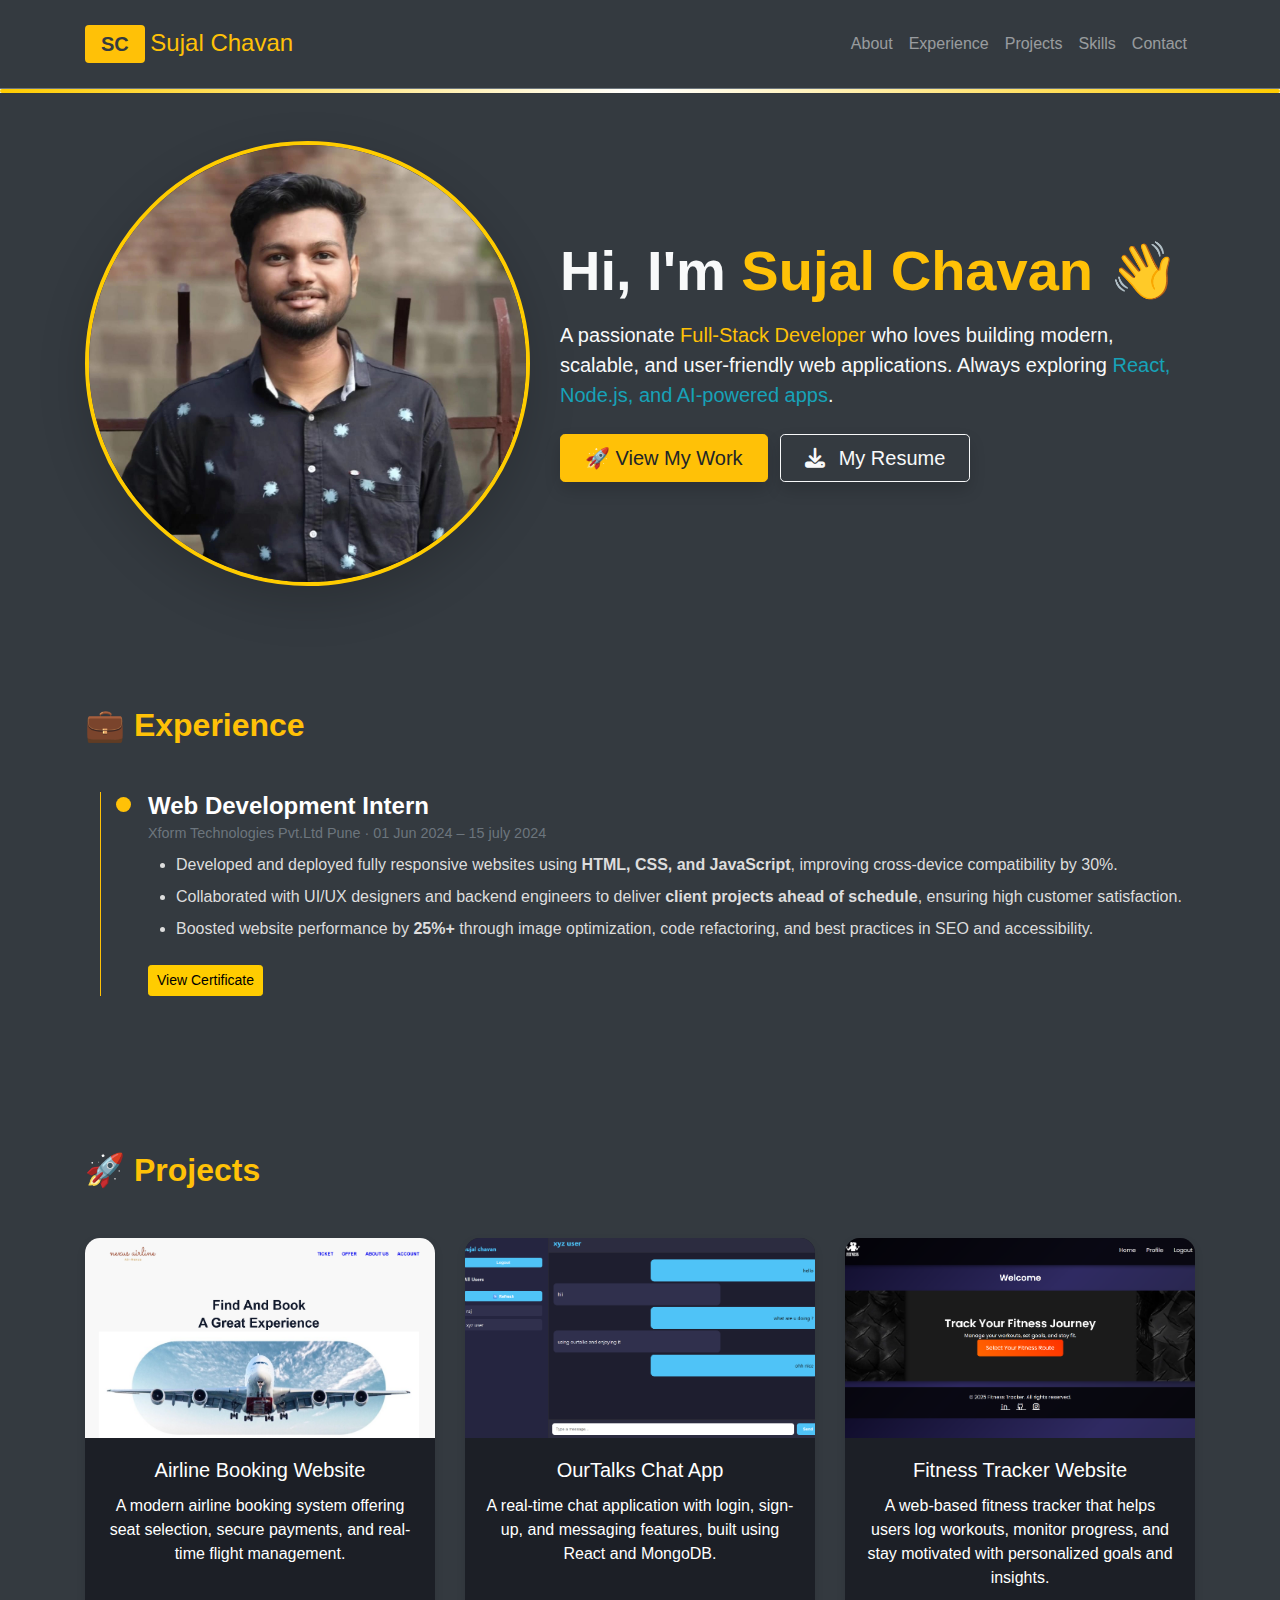
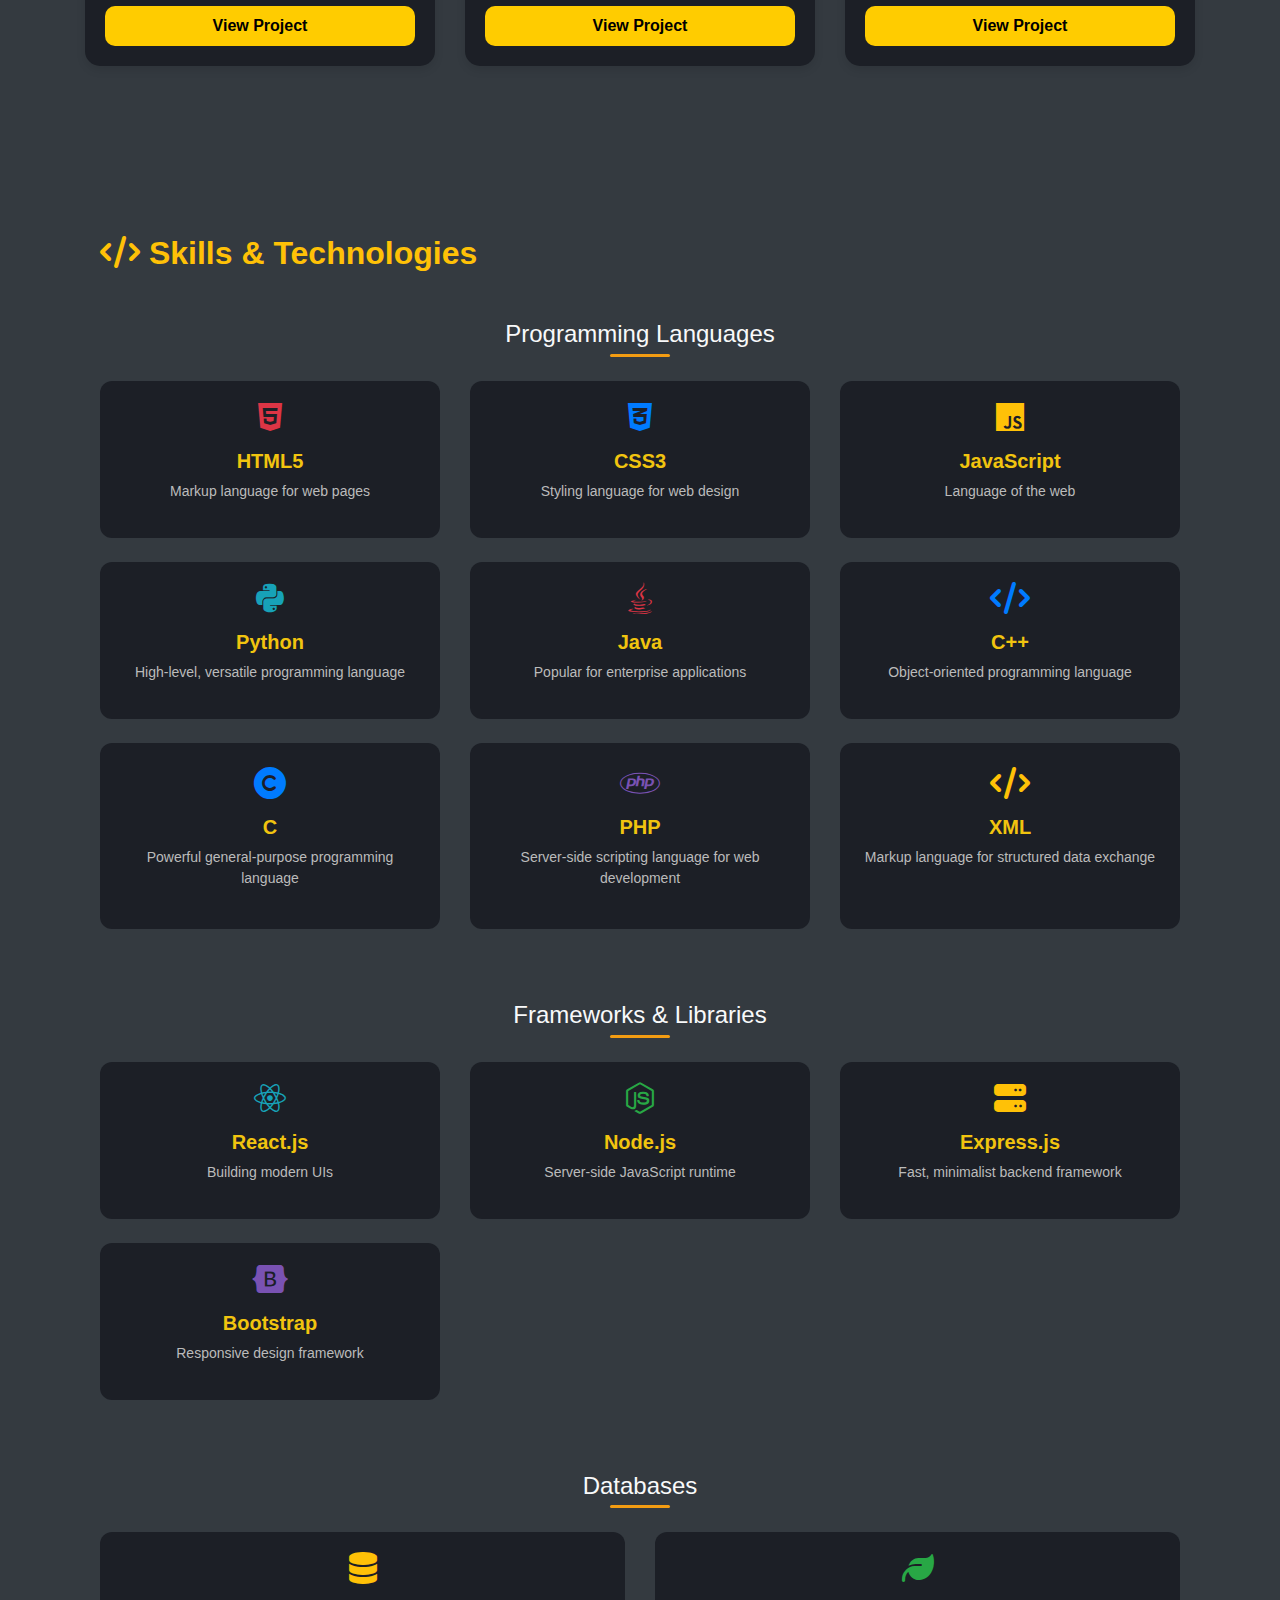
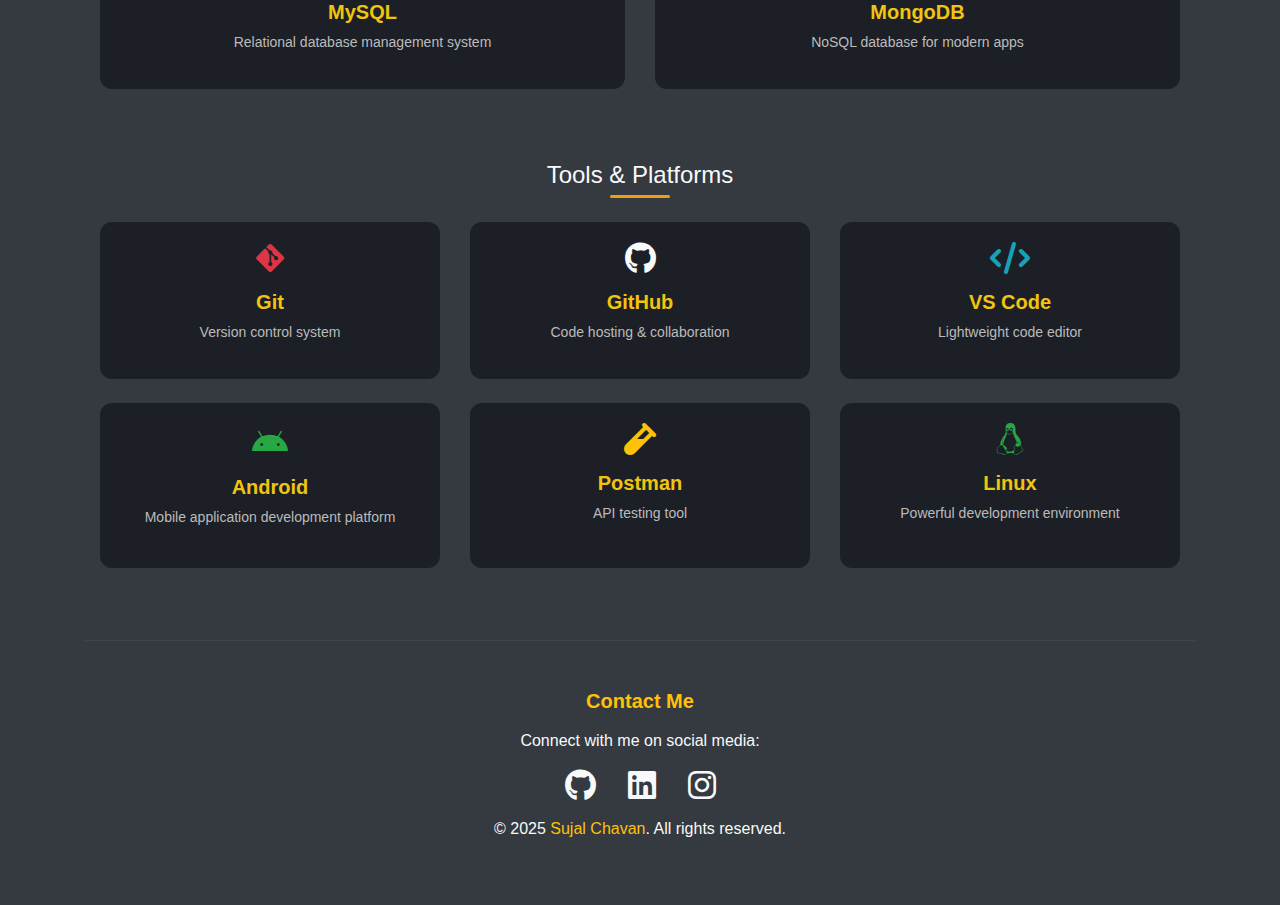
<file: index.html>
<html>

<head>
  <meta charset="UTF-8">
  <meta name="viewport" content="width=device-width, initial-scale=1.0">

  <link rel="stylesheet" href="style.css">

  <!-- Bootstrap 4.4.1 CSS -->
  <link rel="stylesheet" href="https://stackpath.bootstrapcdn.com/bootstrap/4.4.1/css/bootstrap.min.css"
    integrity="sha384-Vkoo8x4CGsO3+Hhxv8T/Q5PaXtkKtu6ug5TOeNV6gBiFeWPGFN9MuhOf23Q9Ifjh" crossorigin="anonymous">

  <!-- Bootstrap JS + dependencies -->
  <script src="https://code.jquery.com/jquery-3.5.1.slim.min.js"
    integrity="sha384-DfXdz2htPH0lsSSs5nCTpuj/zy4C+OGpamoFVy38MVBnE+IbbVYUew+OrCXaRkfj"
    crossorigin="anonymous"></script>
  <script src="https://cdn.jsdelivr.net/npm/popper.js@1.16.0/dist/umd/popper.min.js"
    integrity="sha384-Q6E9RHvbIyZFJoft+2mJbHaEWldlvI9IOYy5n3zV9zzTtmI3UksdQRVvoxMfooAo"
    crossorigin="anonymous"></script>
  <script src="https://stackpath.bootstrapcdn.com/bootstrap/4.4.1/js/bootstrap.min.js"
    integrity="sha384-wfSDF2E50Y2D1uUdj0O3uMBJnjuUD4Ih7YwaYd1iqfktj0Uod8GCExl3Og8ifwB6"
    crossorigin="anonymous"></script>

  <!-- Font Awesome -->
  <link rel="stylesheet" href="https://cdnjs.cloudflare.com/ajax/libs/font-awesome/6.5.0/css/all.min.css">

</head>

<body>
  <main>
    <!-- Navbar -->
    <nav class="navbar navbar-expand-lg navbar-dark bg-dark py-4 border-bottom border-secondary">
      <div class="container">
        <a class="navbar-brand font-weight-bold text-warning" href="#">
          <span class="bg-warning text-dark px-3 py-2 rounded">SC</span>
          <span class="h4">Sujal Chavan</span>
        </a>
        <button class="navbar-toggler" type="button" data-toggle="collapse" data-target="#navbarNav">
          <span class="navbar-toggler-icon"></span>
        </button>
        <div class="collapse navbar-collapse justify-content-end" id="navbarNav">
          <ul class="navbar-nav">
            <li class="nav-item"><a class="nav-link" href="about.html">About</a></li>
            <li class="nav-item"><a class="nav-link" href="#Experience">Experience</a></li>
            <li class="nav-item"><a class="nav-link" href="#projects">Projects</a></li>
            <li class="nav-item"><a class="nav-link" href="#skills">Skills</a></li>
            <li class="nav-item"><a class="nav-link" href="#Contact me">Contact</a></li>
          </ul>
        </div>
      </div>
    </nav>
    <!-- Stylish Divider -->
    <div class="section-divider"></div>

    <!-- Hero / Intro Section -->
    <section class="intro-section bg-dark text-light py-5">
      <div class="container">
        <div class="row align-items-center text-center text-lg-left">

          <!-- Profile Image -->
          <div class="col-lg-5 mb-4 mb-lg-0 d-flex justify-content-center">
            <img src="images/profile.jpg" alt="Profile" class="img-fluid rounded-circle shadow-lg profile-img">
          </div>

          <!-- Intro Text -->
          <div class="col-lg-7">
            <h1 class="display-4 font-weight-bold mb-3">
              Hi, I'm <span class="text-warning">Sujal Chavan</span> 👋
            </h1>
            <p class="lead mb-4">
              A passionate <span class="text-warning">Full-Stack Developer</span> who loves building
              modern, scalable, and user-friendly web applications.
              Always exploring <span class="text-info">React, Node.js, and AI-powered apps</span>.
            </p>
            <a href="#projects" class="btn btn-warning btn-lg shadow px-4 py-2 mr-2 mb-2">
              🚀 View My Work
            </a>
            <a href="images/My_Resume.pdf" download="Sujal_Chavan_Resume.pdf"
              class="btn btn-outline-light btn-lg shadow px-4 py-2 mb-2">
              <i class="fas fa-download mr-2"></i> My Resume
            </a>
          </div>
        </div>

        <br><br><br>

        <div id="Experience" class="my-5">
          <!-- Heading -->
          <h2 class="font-weight-bold text-warning mb-4">
            💼 Experience
          </h2>
        </div>
        <div class="timeline">

          <!-- Internship 1 -->
          <div class="timeline-item">
            <div class="timeline-content">
              <h4 class="mb-1">Web Development Intern</h4>
              <h6 class="text-muted">Xform Technologies Pvt.Ltd Pune · 01 Jun 2024 – 15 july 2024</h6>
              <ul>
                <li>Developed and deployed fully responsive websites using <b>HTML, CSS, and JavaScript</b>, improving
                  cross-device compatibility by 30%.</li>
                <li>Collaborated with UI/UX designers and backend engineers to deliver <b>client projects ahead of
                    schedule</b>, ensuring high customer satisfaction.</li>
                <li>Boosted website performance by <b>25%+</b> through image optimization, code refactoring, and best
                  practices in SEO and accessibility.</li>
              </ul>
              <h6><a href="images/intern-certificate.pdf" target="_blank" class="btn btn-sm btn-primary mt-2">View
                  Certificate</a>
              </h6>
            </div>
          </div>
        </div>

        <br><br><br>

        <!-- 🔹 Project Cards Group (with heading) -->
        <div id="projects" class="my-5">
          <!-- Heading -->
          <div id="projects" class="my-5">
            <h2 class="font-weight-bold text-warning mb-4">
              🚀 Projects
            </h2>
          </div>


          <div class="row row-cols-1 row-cols-md-3 g-4">

            <!-- Card 1 -->
            <div class="col">
              <div class="project-card h-40">
                <img src="images/nexusairlines.png" class="card-img-top-project-img" alt="Nexus Airline">

                <div class="card-body d-flex flex-column">
                  <h5 class="card-title">Airline Booking Website</h5>
                  <p class="card-text flex-grow-1">
                    A modern airline booking system offering seat selection, secure payments,
                    and real-time flight management.
                  </p>
                  <br>
                  <a href="https://chavansujal.github.io/Airline-management-system/" class="btn-primary"><b>View
                      Project</b></a>
                </div>
              </div>
            </div>
            <br><br>
            <!-- Card 2 -->
            <div class="col">
              <div class="project-card h-40">
                <img src="images/ourtalks.png" class="card-img-top-project-img" alt="OurTalks Chat App">

                <div class="card-body d-flex flex-column">
                  <h5 class="card-title">OurTalks Chat App</h5>
                  <p class="card-text flex-grow-1">
                    A real-time chat application with login, sign-up, and messaging features,
                    built using React and MongoDB.
                  </p>
                  <br>
                  <a href="https://ourtalks.vercel.app/" class="btn-primary"><b>View Project</b></a>
                </div>
              </div>
            </div>
            <br><br>
            <!-- Card 3 -->
            <div class="col">
              <div class="project-card h-40">
                <img src="images/fitnesstracker.png" class="card-img-top-project-img" alt="Fitness Tracker">

                <div class="card-body d-flex flex-column">
                  <h5 class="card-title">Fitness Tracker Website</h5>
                  <p class="card-text flex-grow-1">
                    A web-based fitness tracker that helps users log workouts, monitor progress,
                    and stay motivated with personalized goals and insights.
                  </p>

                  <a href="https://github.com/Chavansujal/fitness-tracker.git" class="btn-primary"><b>View Project</b></a>
                </div>
              </div>
            </div>

          </div>
        </div>
        <!-- 🔹 End Cards Group -->
        <br><br><br>
        <section id="skills" class="my-5">
          <div class="container">

            <!-- Section Heading -->
            <h2 class="font-weight-bold text-warning mb-5">
              <i class="fas fa-code"></i> Skills & Technologies
            </h2>

            <!-- 🔹 Programming Languages -->
            <h4 class="text-center text-light mb-4">
              Programming Languages
              <div class="underline mx-auto"></div>
            </h4>
            <div class="row">
              <div class="col-md-4 mb-4">
                <div class="skill-card"><i class="fab fa-html5 fa-2x text-danger"></i>
                  <h5 class="mt-3">HTML5</h5>
                  <p>Markup language for web pages</p>
                </div>
              </div>
              <div class="col-md-4 mb-4">
                <div class="skill-card"><i class="fab fa-css3-alt fa-2x text-primary"></i>
                  <h5 class="mt-3">CSS3</h5>
                  <p>Styling language for web design</p>
                </div>
              </div>
              <div class="col-md-4 mb-4">
                <div class="skill-card"><i class="fab fa-js fa-2x text-warning"></i>
                  <h5 class="mt-3">JavaScript</h5>
                  <p>Language of the web</p>
                </div>
              </div>
              <div class="col-md-4 mb-4">
                <div class="skill-card"><i class="fab fa-python fa-2x text-info"></i>
                  <h5 class="mt-3">Python</h5>
                  <p>High-level, versatile programming language</p>
                </div>
              </div>
              <div class="col-md-4 mb-4">
                <div class="skill-card"><i class="fab fa-java fa-2x text-danger"></i>
                  <h5 class="mt-3">Java</h5>
                  <p>Popular for enterprise applications</p>
                </div>
              </div>
              <div class="col-md-4 mb-4">
                <div class="skill-card"><i class="fas fa-code fa-2x text-primary"></i>
                  <h5 class="mt-3">C++</h5>
                  <p>Object-oriented programming language</p>
                </div>
              </div>

              <!-- C -->
              <div class="col-md-4 mb-4">
                <div class="skill-card p-4 text-center">
                  <i class="fas fa-copyright fa-2x text-primary"></i>
                  <h5 class="mt-3">C</h5>
                  <p>Powerful general-purpose programming language</p>
                </div>
              </div>

              <!-- PHP -->
              <div class="col-md-4 mb-4">
                <div class="skill-card p-4 text-center">
                  <i class="fab fa-php fa-2x text-purple"></i>
                  <h5 class="mt-3">PHP</h5>
                  <p>Server-side scripting language for web development</p>
                </div>
              </div>

              <!-- XML -->
              <div class="col-md-4 mb-4">
                <div class="skill-card p-4 text-center">
                  <i class="fas fa-code fa-2x text-warning"></i>
                  <h5 class="mt-3">XML</h5>
                  <p>Markup language for structured data exchange</p>
                </div>
              </div>
            </div>

            <!-- 🔹 Frameworks & Libraries -->
            <h4 class="text-center text-light mt-5 mb-4">
              Frameworks & Libraries
              <div class="underline mx-auto"></div>
            </h4>
            <div class="row">
              <div class="col-md-4 mb-4">
                <div class="skill-card"><i class="fab fa-react fa-2x text-info"></i>
                  <h5 class="mt-3">React.js</h5>
                  <p>Building modern UIs</p>
                </div>
              </div>
              <div class="col-md-4 mb-4">
                <div class="skill-card"><i class="fab fa-node-js fa-2x text-success"></i>
                  <h5 class="mt-3">Node.js</h5>
                  <p>Server-side JavaScript runtime</p>
                </div>
              </div>
              <div class="col-md-4 mb-4">
                <div class="skill-card"><i class="fas fa-server fa-2x text-warning"></i>
                  <h5 class="mt-3">Express.js</h5>
                  <p>Fast, minimalist backend framework</p>
                </div>
              </div>
              <div class="col-md-4 mb-4">
                <div class="skill-card"><i class="fab fa-bootstrap fa-2x text-purple"></i>
                  <h5 class="mt-3">Bootstrap</h5>
                  <p>Responsive design framework</p>
                </div>
              </div>
            </div>

            <!-- 🔹 Databases -->
            <h4 class="text-center text-light mt-5 mb-4">
              Databases
              <div class="underline mx-auto"></div>
            </h4>
            <div class="row">
              <div class="col-md-6 mb-4">
                <div class="skill-card"><i class="fas fa-database fa-2x text-warning"></i>
                  <h5 class="mt-3">MySQL</h5>
                  <p>Relational database management system</p>
                </div>
              </div>
              <div class="col-md-6 mb-4">
                <div class="skill-card"><i class="fas fa-leaf fa-2x text-success"></i>
                  <h5 class="mt-3">MongoDB</h5>
                  <p>NoSQL database for modern apps</p>
                </div>
              </div>
            </div>

            <!-- 🔹 Tools & Platforms -->
            <h4 class="text-center text-light mt-5 mb-4">
              Tools & Platforms
              <div class="underline mx-auto"></div>
            </h4>
            <div class="row">
              <div class="col-md-4 mb-4">
                <div class="skill-card"><i class="fab fa-git-alt fa-2x text-danger"></i>
                  <h5 class="mt-3">Git</h5>
                  <p>Version control system</p>
                </div>
              </div>
              <div class="col-md-4 mb-4">
                <div class="skill-card"><i class="fab fa-github fa-2x text-light"></i>
                  <h5 class="mt-3">GitHub</h5>
                  <p>Code hosting & collaboration</p>
                </div>
              </div>
              <div class="col-md-4 mb-4">
                <div class="skill-card"><i class="fas fa-code fa-2x text-info"></i>
                  <h5 class="mt-3">VS Code</h5>
                  <p>Lightweight code editor</p>
                </div>
              </div>
              <!-- Android -->
              <div class="col-md-4 mb-4">
                <div class="skill-card p-4 text-center">
                  <i class="fab fa-android fa-2x text-success"></i>
                  <h5 class="mt-3">Android</h5>
                  <p>Mobile application development platform</p>
                </div>
              </div>
              <div class="col-md-4 mb-4">
                <div class="skill-card"><i class="fas fa-vial fa-2x text-warning"></i>
                  <h5 class="mt-3">Postman</h5>
                  <p>API testing tool</p>
                </div>
              </div>
              <div class="col-md-4 mb-4">
                <div class="skill-card"><i class="fab fa-linux fa-2x text-success"></i>
                  <h5 class="mt-3">Linux</h5>
                  <p>Powerful development environment</p>
                </div>
              </div>
            </div>

          </div>
        </section>
        <div id="Contact me"></div>
        <!-- Footer -->
        <footer class="bg-dark text-light pt-5 pb-3">
          <div class="container text-center">
            <h5 class="text-warning mb-3">Contact Me</h5>
            <p>Connect with me on social media:</p>
            <div class="d-flex justify-content-center mb-3">
              <!-- GitHub -->
              <a href="https://github.com/Chavansujal" target="_blank" class="text-light mx-3 social-icon">
                <i class="fab fa-github fa-2x"></i>
              </a>
              <!-- LinkedIn -->
              <a href="https://www.linkedin.com/in/sujal-chavan-672b982b4" target="_blank"
                class="text-light mx-3 social-icon">
                <i class="fab fa-linkedin fa-2x"></i>
              </a>
              <!-- Instagram -->
              <a href="https://www.instagram.com/sujalll_13?igsh=eWFobzJxZGNybG96" target="_blank"
                class="text-light mx-3 social-icon">
                <i class="fab fa-instagram fa-2x"></i>
              </a>
            </div>
            <p class="mb-0">&copy; 2025 <span class="text-warning">Sujal Chavan</span>. All rights reserved.</p>
          </div>
        </footer>

    </section>
  </main>
</body>


</html>
</file>
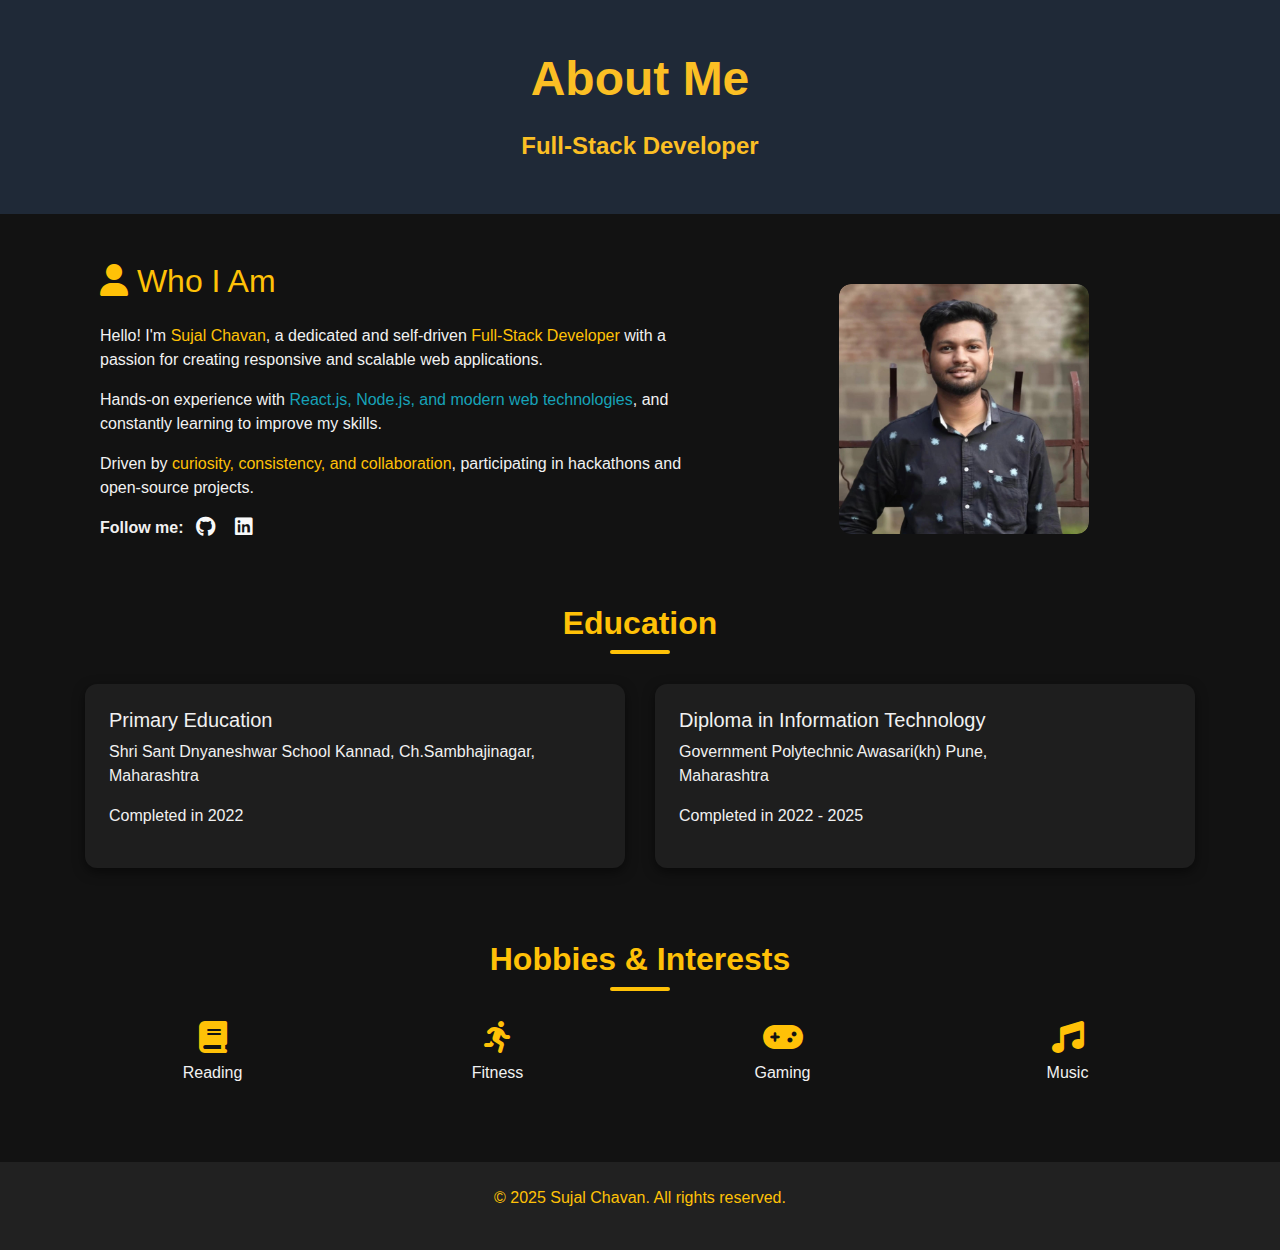
<file: about.html>
<!DOCTYPE html>
<html lang="en">

<head>
    <meta charset="UTF-8">
    <meta name="viewport" content="width=device-width, initial-scale=1.0">
    <title>About Me - Sujal Chavan</title>

    <!-- Bootstrap CSS -->
    <link rel="stylesheet" href="https://stackpath.bootstrapcdn.com/bootstrap/4.4.1/css/bootstrap.min.css">

    <!-- Font Awesome -->
    <link rel="stylesheet" href="https://cdnjs.cloudflare.com/ajax/libs/font-awesome/6.5.0/css/all.min.css">

    <style>
        body {
            font-family: 'Segoe UI', Tahoma, Geneva, Verdana, sans-serif;
            background-color: #121212;
            color: #f1f1f1;
            margin: 0;
            padding: 0;
        }

        a {
            text-decoration: none;
            color: inherit;
        }

        a:hover {
            color: #ffc107;
        }

        /* Header */
        .about-header {
            background-color: #1f2937;
            color: #fbbf24;
            padding: 50px 20px;
            text-align: center;
        }

        .about-header h1 {
            font-size: 3rem;
            margin-bottom: 20px;
            font-weight: 700;
        }

        .title-wrapper {
            font-size: 1.5rem;
            display: flex;
            justify-content: center;
            align-items: center;
            gap: 10px;
            flex-wrap: wrap;
        }

        .text-gray {
            color: #d1d5db;
            font-weight: 600;
        }

        .text-amber {
            color: #fbbf24;
            font-weight: bold;
            min-width: 200px;
            transition: opacity 0.5s ease-in-out;
        }

        /* Section Titles */
        .section-title {
            font-size: 2rem;
            font-weight: 600;
            margin-bottom: 30px;
            color: #ffc107;
            position: relative;
        }

        .section-title::after {
            content: '';
            width: 60px;
            height: 4px;
            background-color: #ffc107;
            display: block;
            margin: 8px auto 0;
            border-radius: 2px;
        }

        /* Cards */
        .card {
            background-color: #1e1e1e;
            border: none;
            border-radius: 12px;
            box-shadow: 0 4px 12px rgba(0, 0, 0, 0.5);
            transition: transform 0.3s;
            color: #f1f1f1;
        }

        .card:hover {
            transform: translateY(-5px);
        }

        /* Profile Image */
        .profile-image-wrapper {
            max-width: 250px;
            overflow: hidden;
            border-radius: 12px;
            display: inline-block;
            transition: transform 0.3s ease;
            /* Smooth animation */
        }


        .profile-image-wrapper img {
            width: 100%;
            height: auto;
            border-radius: 12px;
        }

        .profile-image-wrapper:hover {
            transform: scale(1.1);
            /* Zoom in */
        }

        /* Hobbies */
        .hobby-icon {
            font-size: 2rem;
            color: #ffc107;
            margin-bottom: 10px;
        }

        /* Mobile Friendly Adjustments */
        @media (max-width: 768px) {
            .intro-section {
                text-align: center;
                padding: 50px 20px;
            }

            .profile-img {
                max-width: 180px;
            }

            .intro-section h1 {
                font-size: 2rem;
            }

            .intro-section p {
                font-size: 1rem;
            }

            .btn-lg {
                font-size: 1rem;
                padding: 10px 20px;
            }
        }

        /* Footer */
        footer {
            background-color: #212121;
            color: #ffc107;
        }
    </style>
</head>

<body>

    <!-- Header -->
    <section class="about-header">
        <h1>About Me</h1>
        <div class="title-wrapper">

            <span class="text-amber" id="rotating-title">Full-Stack Developer</span>
        </div>
    </section>

    <!-- Introduction -->
    <section class="container my-5 d-flex flex-column flex-lg-row align-items-center">
        <div class="col-lg-7 text-left mb-4 mb-lg-0">
            <h2 class="text-warning mb-4"><i class="fas fa-user"></i> Who I Am</h2>
            <p>Hello! I'm <span class="text-warning">Sujal Chavan</span>, a dedicated and self-driven <span
                    class="text-warning">Full-Stack Developer</span> with a passion for creating responsive and scalable
                web
                applications.</p>
            <p>Hands-on experience with <span class="text-info">React.js, Node.js, and modern web technologies</span>,
                and
                constantly learning to improve my skills.</p>
            <p>Driven by <span class="text-warning">curiosity, consistency, and collaboration</span>, participating in
                hackathons and open-source projects.</p>

            <p class="mt-3">
            <strong>Follow me:</strong>
            <a href="https://github.com/Chavansujal" target="_blank" class="text-light mx-2 social-icon">
                <i class="fab fa-github fa-lg"></i>
            </a>
            <a href="https://www.linkedin.com/in/sujal-chavan-672b982b4" target="_blank" class="text-light mx-2 social-icon">
                <i class="fab fa-linkedin fa-lg"></i>
            </a>
        </p>
        </div>

        <div class="col-lg-5 d-flex justify-content-center">
            <div class="profile-image-wrapper">
                <img src="images/profile.jpg" alt="Sujal Chavan">
            </div>
        </div>
    </section>

    <!-- Education -->
    <section class="container my-5">
        <h2 class="section-title text-center">Education</h2>
        <div class="row">
            <div class="col-md-6 mb-4">
                <div class="card p-4">
                    <h5>Primary Education</h5>
                    <p>Shri Sant Dnyaneshwar School Kannad, Ch.Sambhajinagar, Maharashtra</p>
                    <p>Completed in 2022</p>
                </div>
            </div>
            <div class="col-md-6 mb-4">
                <div class="card p-4">
                    <h5>Diploma in Information Technology</h5>
                    <p>Government Polytechnic Awasari(kh) Pune,<br>Maharashtra</p>
                    <p>Completed in 2022 - 2025</p>
                </div>
            </div>
        </div>
    </section>

    <!-- Hobbies & Interests -->
    <section class="container my-5">
        <h2 class="section-title text-center">Hobbies & Interests</h2>
        <div class="row text-center">
            <div class="col-md-3 mb-4">
                <i class="fas fa-book hobby-icon"></i>
                <h6>Reading</h6>
            </div>
            <div class="col-md-3 mb-4">
                <i class="fas fa-running hobby-icon"></i>
                <h6>Fitness</h6>
            </div>
            <div class="col-md-3 mb-4">
                <i class="fas fa-gamepad hobby-icon"></i>
                <h6>Gaming</h6>
            </div>
            <div class="col-md-3 mb-4">
                <i class="fas fa-music hobby-icon"></i>
                <h6>Music</h6>
            </div>
        </div>
    </section>

    <!-- Footer -->
    <footer class="text-center py-4">
        <p>&copy; 2025 Sujal Chavan. All rights reserved.</p>
    </footer>

    <!-- JavaScript for Rotating Titles -->
    <script>
        document.addEventListener("DOMContentLoaded", function () {
            const titles = [
                "Innovating as Full-Stack Developer",
                "Crafting MERN-Stack Applications",
                "Designing UI/UX Experiences",
                "Innovating as a React Native Developer"
            ];

            const rotatingTitle = document.getElementById("rotating-title");
            let index = 0;

            setInterval(() => {
                rotatingTitle.style.opacity = 0;
                setTimeout(() => {
                    index = (index + 1) % titles.length;
                    rotatingTitle.textContent = titles[index];
                    rotatingTitle.style.opacity = 1;
                }, 500); // fade out/in duration
            }, 2000); // change every 2.5 seconds
        });
    </script>

</body>

</html>
</file>
<file: style.css>
.section-divider {
    height: 4px;
    background: linear-gradient(to right, #ffcc00, #ffffff22, #ffcc00);
    border-radius: 2px;
    margin: 0;
}

.intro-section {
    min-height: 90vh;
    /* Take most of screen */
    display: flex;
    align-items: center;
}

.profile-img {
    max-width: 250px;
    border: 4px solid #ffcc00;
    transition: transform 0.3s ease;
}

.profile-img:hover {
    transform: scale(1.05);
}
.project-card {
  border-radius: 15px;
  overflow: hidden;
  box-shadow: 0px 4px 10px rgba(0,0,0,0.1);
  transition: transform 0.3s ease-in-out;
  background-color: #1c1f26;
}

.project-card:hover {
  transform: translateY(-5px);
}

.card-img-top-project-img {
  width: 100%;
  height: 200px; /* fixed height for uniform look */
  object-fit: cover; /* crops image neatly */
}

.card-body {
    color: #ffffff;
    text-align: center;
    padding: 1rem 1.2rem;
}

.btn-primary {
    background-color: #ffcc00 !important;
    /* Custom Green */
    border-color: #ffcc00 !important;
    /* Match border with background */
    color: #000000 !important;
    /* Keep text white */
    border-radius: 10px;
    padding: 8px 18px;
    transition: background-color 0.3s ease, transform 0.2s ease;
}

.btn-primary:hover {
    background-color: #45a049;
    /* Slightly darker green on hover */
    border-color: #45a049;
    transform: translateY(-2px);
    /* Small lift effect */
}


html {
    scroll-behavior: smooth;
}

/* Timeline Layout */
.timeline {
    border-left: 1px solid #ffc107;
    /* Yellow Line */
    padding-left: 25px;
    margin-left: 15px;
}

.timeline-item {
    margin-bottom: 35px;
    position: relative;
}

.timeline-item::before {
    content: "";
    position: absolute;
    left: -10px;
    top: 5px;
    width: 15px;
    height: 15px;
    background-color: #ffc107;
    /* Yellow Dot */
    border-radius: 50%;
}

.timeline-content h4 {
    padding-left: 22px;
    font-weight: 600;
    color: #fff;
}

.timeline-content h6 {
    padding-left: 22px;
    font-size: 0.9rem;
    color: #bbb;
    margin-bottom: 10px;
}

.timeline-content ul {
    padding-left: 50px;
}

.timeline-content li {
    margin-bottom: 6px;
    color: #ddd;
    line-height: 1.6;
}

/* Section underline */
.underline {
    width: 60px;
    height: 3px;
    background-color: #f39c12;
    margin-top: 5px;
    border-radius: 2px;
}

/* Skill Cards */
.skill-card {
    background: #1c1f26;
    /* dark card */
    border-radius: 12px;
    padding: 20px;
    text-align: center;
    color: #fff;
    transition: all 0.3s ease;
    height: 100%;
}

.skill-card:hover {
    transform: translateY(-5px);
    box-shadow: 0px 8px 20px rgba(0, 0, 0, 0.3);
}

.skill-card h5 {
    font-weight: 600;
    color: #f1c40f;
}

.skill-card p {
    font-size: 14px;
    color: #bbb;
}

/* Optional Bootstrap override for purple */
.text-purple {
    color: #7952b3;
}
footer {
    border-top: 1px solid #444;
}

footer h5 {
    font-weight: 600;
}

footer .social-icon {
    transition: transform 0.3s, color 0.3s;
}

footer .social-icon:hover {
    color: #fbbf24; /* Amber highlight on hover */
    transform: scale(1.2); /* Slight zoom effect */
}
/* Mobile Friendly Adjustments */
    @media (max-width: 768px) {
      .intro-section {
        text-align: center;
        padding: 50px 20px;
      }

      .profile-img {
        max-width: 180px;
      }

      .intro-section h1 {
        font-size: 2rem;
      }

      .intro-section p {
        font-size: 1rem;
      }

      .btn-lg {
        font-size: 1rem;
        padding: 10px 20px;
      }
    }
</file>
